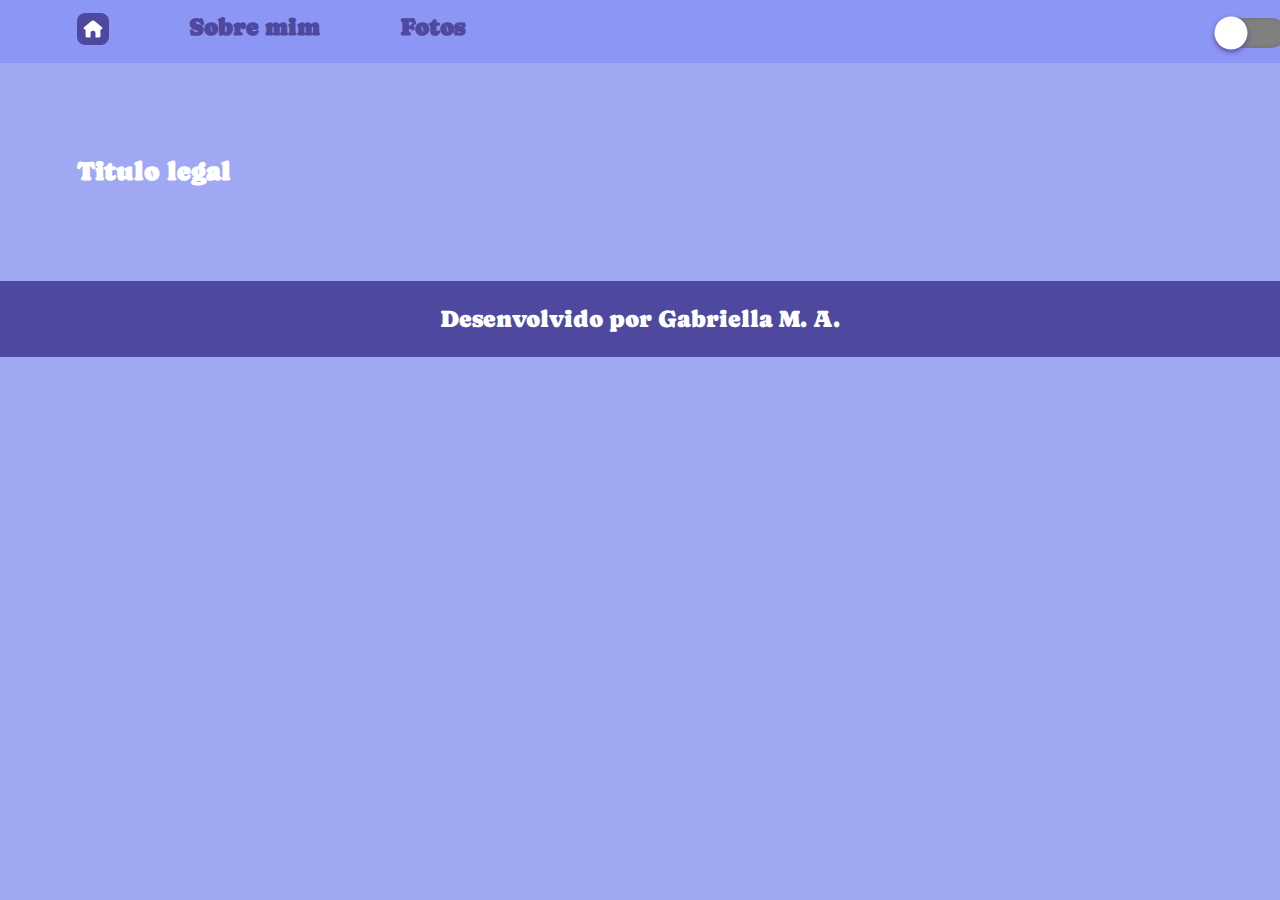
<file: index.html>
<!DOCTYPE html>
<html lang="pt-br">

<head>
    <meta charset="UTF-8"/>
    <meta http-equiv="X-UA-Compatible" content="ie=edge"/>
    <meta name="viewport" content="width=device-width, initial-scale=1.0"/>
    <title>Gabscornio</title>
    <link rel="icon" type="imagem/png" href="./assets/unicornio.png">
    <link rel="stylesheet" href="./styles/normalize.css">
    <link rel="stylesheet" href="./styles/style.css">
    <script src="script.js" defer></script>
</head>

<body>
    <header class="cabecalho">
        <nav class="cabecalho__menu">
            <a class="cabecalho__menu__link" href="index.html"> <img src="./assets/botao-home.png" </a>
                <a class="cabecalho__menu__link" href="about.html">Sobre mim</a>
                <a class="cabecalho__menu__link" href="fotos.html">Fotos</a>
                <div class="darkmode" class="cabecalho">
                    <input type="checkbox" name="btn" id="btn"/>
                    <label for="btn"></label>
                </div>
        </nav>
    </header>
    <main class="apresentacao">

        <section class="apresentacao__conteudo">

            <h1 class="apresentacao__conteudo__titulo">Titulo legal</h1>

        </section>
    </main>
    <footer class="rodape">
        <p>Desenvolvido por Gabriella M. A.</p>
    </footer>
</body>

</html>
</file>
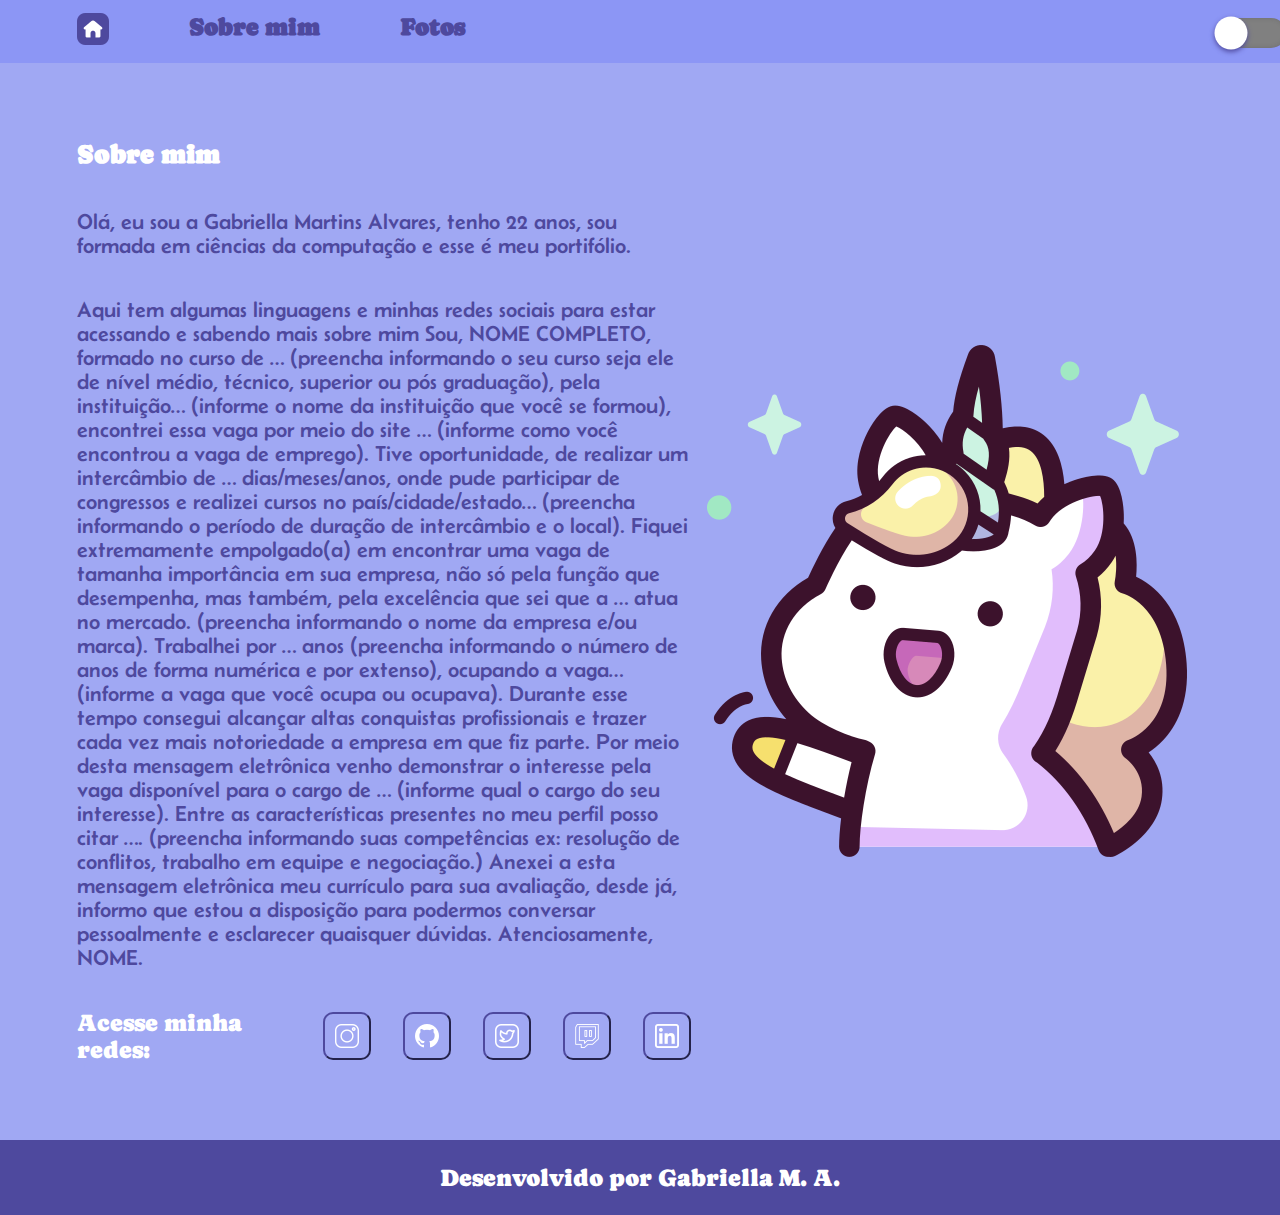
<file: about.html>
<!DOCTYPE html>
<html lang="pt-br">

<head>
    <meta charset="UTF-8">
    <meta name="viewport" content="width=device-width, initial-scale=1.0">
    <title>Sobre Mim</title>
    <link rel="icon" type="imagem/png" href="./assets/unicornio.png">
    <link rel="stylesheet" href="./styles/style.css">
    <script src="script.js" defer></script>
</head>

<body>
    <header class="cabecalho">
        <nav class="cabecalho__menu">
            <a class="cabecalho__menu__link" href="index.html"> <img src="./assets/botao-home.png" </a>
                <a class="cabecalho__menu__link" href="about.html">Sobre mim</a>
                <a class="cabecalho__menu__link" href="fotos.html">Fotos</a>
                <div class="darkmode">
                    <input type="checkbox" name="btn" id="btn"/>
                    <label for="btn"></label>
                </div>
        </nav>
    </header>
    <main class="apresentacao">
        <section class="apresentacao__conteudo">
            <h1 class="apresentacao__conteudo__titulo">Sobre mim</h1>
            <p class="apresentacao__conteudo__texto">Olá, eu sou a Gabriella Martins Alvares, tenho 22 anos, sou formada
                em ciências da computação e esse é meu portifólio.</p>
            <p class="apresentacao__conteudo__texto">Aqui tem algumas linguagens e minhas redes sociais para estar
                acessando e sabendo mais sobre mim
                Sou, NOME COMPLETO, formado no curso de … (preencha informando o seu curso seja ele de nível médio,
                técnico, superior ou pós graduação), pela instituição… (informe o nome da instituição que você se
                formou), encontrei essa vaga por meio do site … (informe como você encontrou a vaga de emprego).

                Tive oportunidade, de realizar um intercâmbio de … dias/meses/anos, onde pude participar de congressos e
                realizei cursos no país/cidade/estado… (preencha informando o período de duração de intercâmbio e o
                local).

                Fiquei extremamente empolgado(a) em encontrar uma vaga de tamanha importância em sua empresa, não só
                pela função que desempenha, mas também, pela excelência que sei que a … atua no mercado. (preencha
                informando o nome da empresa e/ou marca).

                Trabalhei por … anos (preencha informando o número de anos de forma numérica e por extenso), ocupando a
                vaga… (informe a vaga que você ocupa ou ocupava). Durante esse tempo consegui alcançar altas conquistas
                profissionais e trazer cada vez mais notoriedade a empresa em que fiz parte.

                Por meio desta mensagem eletrônica venho demonstrar o interesse pela vaga disponível para o cargo de …
                (informe qual o cargo do seu interesse).

                Entre as características presentes no meu perfil posso citar …. (preencha informando suas competências
                ex: resolução de conflitos, trabalho em equipe e negociação.)

                Anexei a esta mensagem eletrônica meu currículo para sua avaliação, desde já, informo que estou a
                disposição para podermos conversar pessoalmente e esclarecer quaisquer dúvidas.

                Atenciosamente, NOME. </p>

            <div class="botao__links">
                <h2 class="botao__links__titulo">Acesse minha redes:</h2>
                <a class="apresentacao__links" href="https://www.instagram.com/gabscornio_/">
                    <img src="./assets/instagram.png">
                </a>
                <a class="apresentacao__links" href="https://github.com/gabriellama">
                    <img src="./assets/github.png">
                </a>
                <a class="apresentacao__links" href="https://twitter.com/gabscornio_">
                    <img src="./assets/twitter.png">
                </a>
                <a class="apresentacao__links" href="https://www.twitch.tv/gabscornio_">
                    <img src="./assets/twitch.png">
                </a>
                <a class="apresentacao__links" href="https://www.linkedin.com/in/gabriella-martins-alvares-2100aab0/">
                    <img src="./assets/linkedin.png">
                </a>
            </div>

        </section>
        <img src="./assets/logouni.png" alt="Foto gabscornio">
    </main>
    <footer class="rodape">
        <p>Desenvolvido por Gabriella M. A.</p>
    </footer>
</body>

</html>
</file>
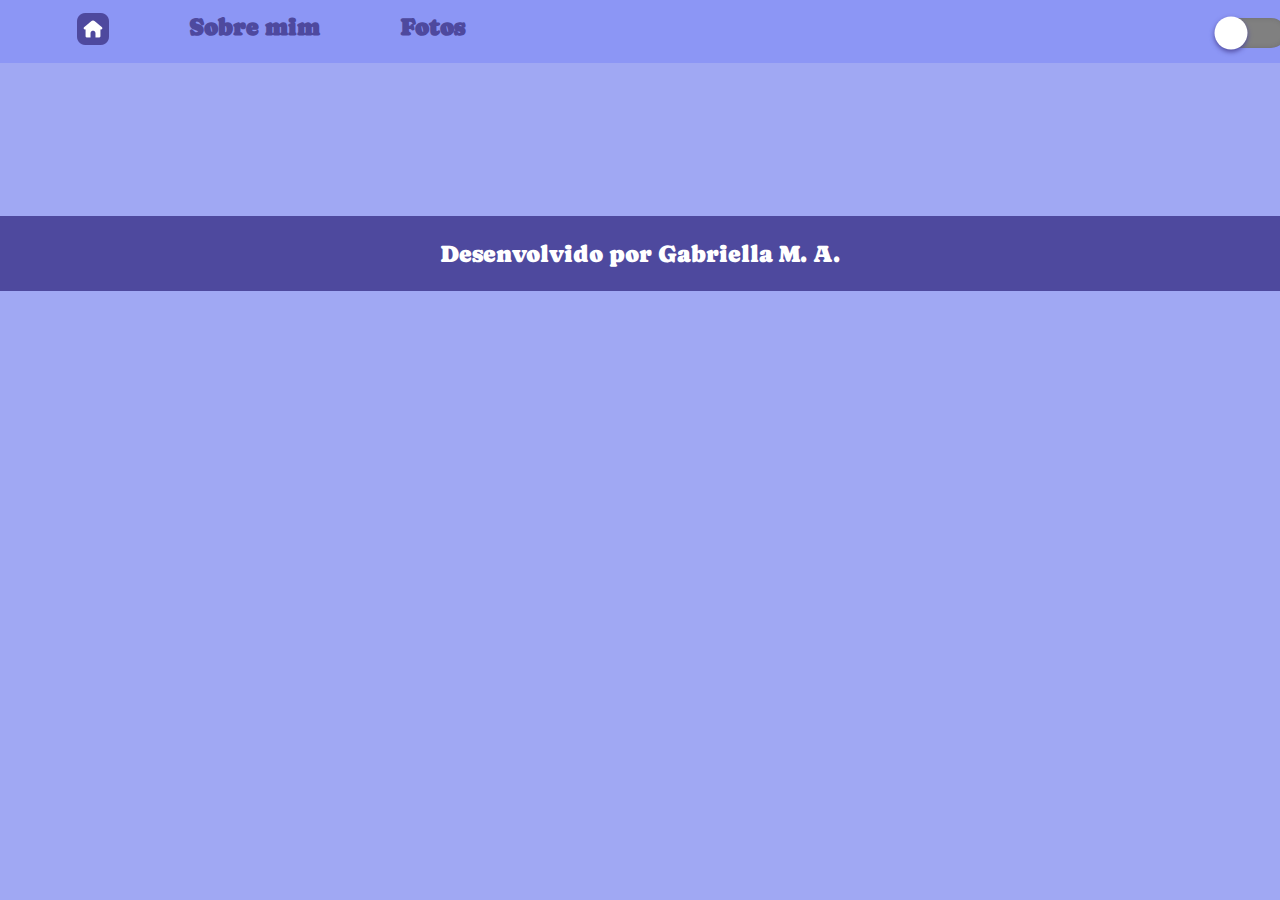
<file: fotos.html>
<!DOCTYPE html>
<html lang="pt-br">

<head>
    <meta charset="UTF-8">
    <meta http-equiv="X-UA-Compatible" content="IE=edge">
    <meta name="viewport" content="width=device-width, initial-scale=1.0">
    <title>Fotos</title>
    <link rel="icon" type="imagem/png" href="./assets/unicornio.png">
    <link rel="stylesheet" href="./styles/style.css">
    <script src="script.js" defer></script>
</head>

<body>
    <header class="cabecalho">
        <nav class="cabecalho__menu">
            <a class="cabecalho__menu__link" href="index.html"> <img src="./assets/botao-home.png" </a>
                <a class="cabecalho__menu__link" href="about.html">Sobre mim</a>
                <a class="cabecalho__menu__link" href="fotos.html">Fotos</a>
                <div class="darkmode">
                    <input type="checkbox" name="btn" id="btn"/>
                    <label for="btn"></label>
                </div>
        </nav>
    </header>
    <main class="apresentacao">

        <section class="apresentacao__conteudo">

        </section>

    </main>
    <footer class="rodape">
        <p>Desenvolvido por Gabriella M. A.</p>
    </footer>
</body>

</html>
</file>
<file: styles/style.css>
@import url('https://fonts.googleapis.com/css2?family=Belanosima&family=Caprasimo&family=Montserrat:ital,wght@1,200&family=Pacifico&display=swap');
* {
    margin: 0;
    padding: 0;
}

:root {
    --cor-primaria: #a0a8f3;
    --cor-secundaria: white;
    --cor-terciaria: #4e499e;
    --cor-hover:#4e499e;
    --cor-botao: #4e499e;

    --fonte-titulo: 'Caprasimo', cursive;
    --fonte-texto: 'Belanosima', sans-serif;;
}

body {
    box-sizing: border-box;
    background-color: var(--cor-primaria);
    color: var(--cor-secundaria);
}

.cabecalho{
    padding: 1% 0 1% 6%;
    align-items: center;
    justify-content: space-between;
    background: #8C96F5;
}

.cabecalho__menu{
    display: flex;
    gap: 80px;
}

.cabecalho__menu__link{
    position: relative;
    font-family:var(--fonte-titulo);
    font-size: 24px;
    font-weight: 600;
    color: var(--cor-hover);
    text-decoration: none;

}

.darkmode{
    position: absolute;
    left: 95%;
    top: 2%;
}

input[type="checkbox"] {
    position: relative;
    width: 70px;
    height: 30px;
    -webkit-appearance: none;
    background: #808080;
    outline: none;
    border-radius: 20px;
    box-shadow: inset 0 0 5px rgba(46, 46, 46, 0.2);
    transition: .5s;
}

input:checked[type="checkbox"] {
    background: var(--cor-hover);
}

input[type="checkbox"]:before {
    content: '';
    position: absolute;
    width: 30px;
    height: 30px;
    border-radius: 20px;
    top: 0;
    left: 0;
    background: white;
    transform: scale(1.1);
    box-shadow: 0 2px 5px var(--cor-terciaria);
    transition: .5s;
}

input:checked[type="checkbox"]:before {
    left: 40px;
}

.apresentacao {
    padding: 6%;
    display: flex;
    align-items: center;
    justify-content: space-between;

}

.apresentacao__conteudo {
    width: 800px;
    font-family: var(--fonte-texto);
    font-size: 10px;
    display: flex;
    flex-direction: column;
    gap: 40px;

}

.apresentacao__conteudo__titulo {
    color: var(--cor-secundaria);
    font-size: 26px;
    font-family: var(--fonte-titulo);
}

.apresentacao__conteudo__texto{
    color: var(--cor-terciaria);
    font-size: 22px;
    font-family: var(--fonte-texto);

}

.botao__links {
    display: flex;
    flex-direction: row;
    justify-content: space-between;
    align-items: center;
    gap: 32px;

}

.botao__links__titulo {
    font-family: var(--fonte-titulo);
    font-size: 24px;
    font-weight: 400;
}

.apresentacao__links { 
    /* background-color: #ba9cf6; */
    display: flex;
    justify-content: center;
    gap: 16px;
    color: var(--cor-secundaria);
    border: 2px outset var(--cor-terciaria);
    width: 50px;
    text-align: center;
    border-radius: 10px;
    font-weight: 300;
    padding: 10px 0;
    text-decoration: none;

}

.apresentacao__links:hover {
    background-color: var(--cor-botao);
}

.rodape {
    color: var(--cor-secundaria);
    background-color: var(--cor-hover);
    text-align: center;
    padding: 24px;
    font-size: 24px;
    font-weight: 200;
    font-family: var(--fonte-titulo);
}

body.dark{
    --cor-primaria: #13131F;
    --cor-secundaria: #A6AABA;
    --cor-terciaria: #4e499e;
    --cor-hover:#4e499e;
    --cor-botao: #4e499e;
}
</file>
